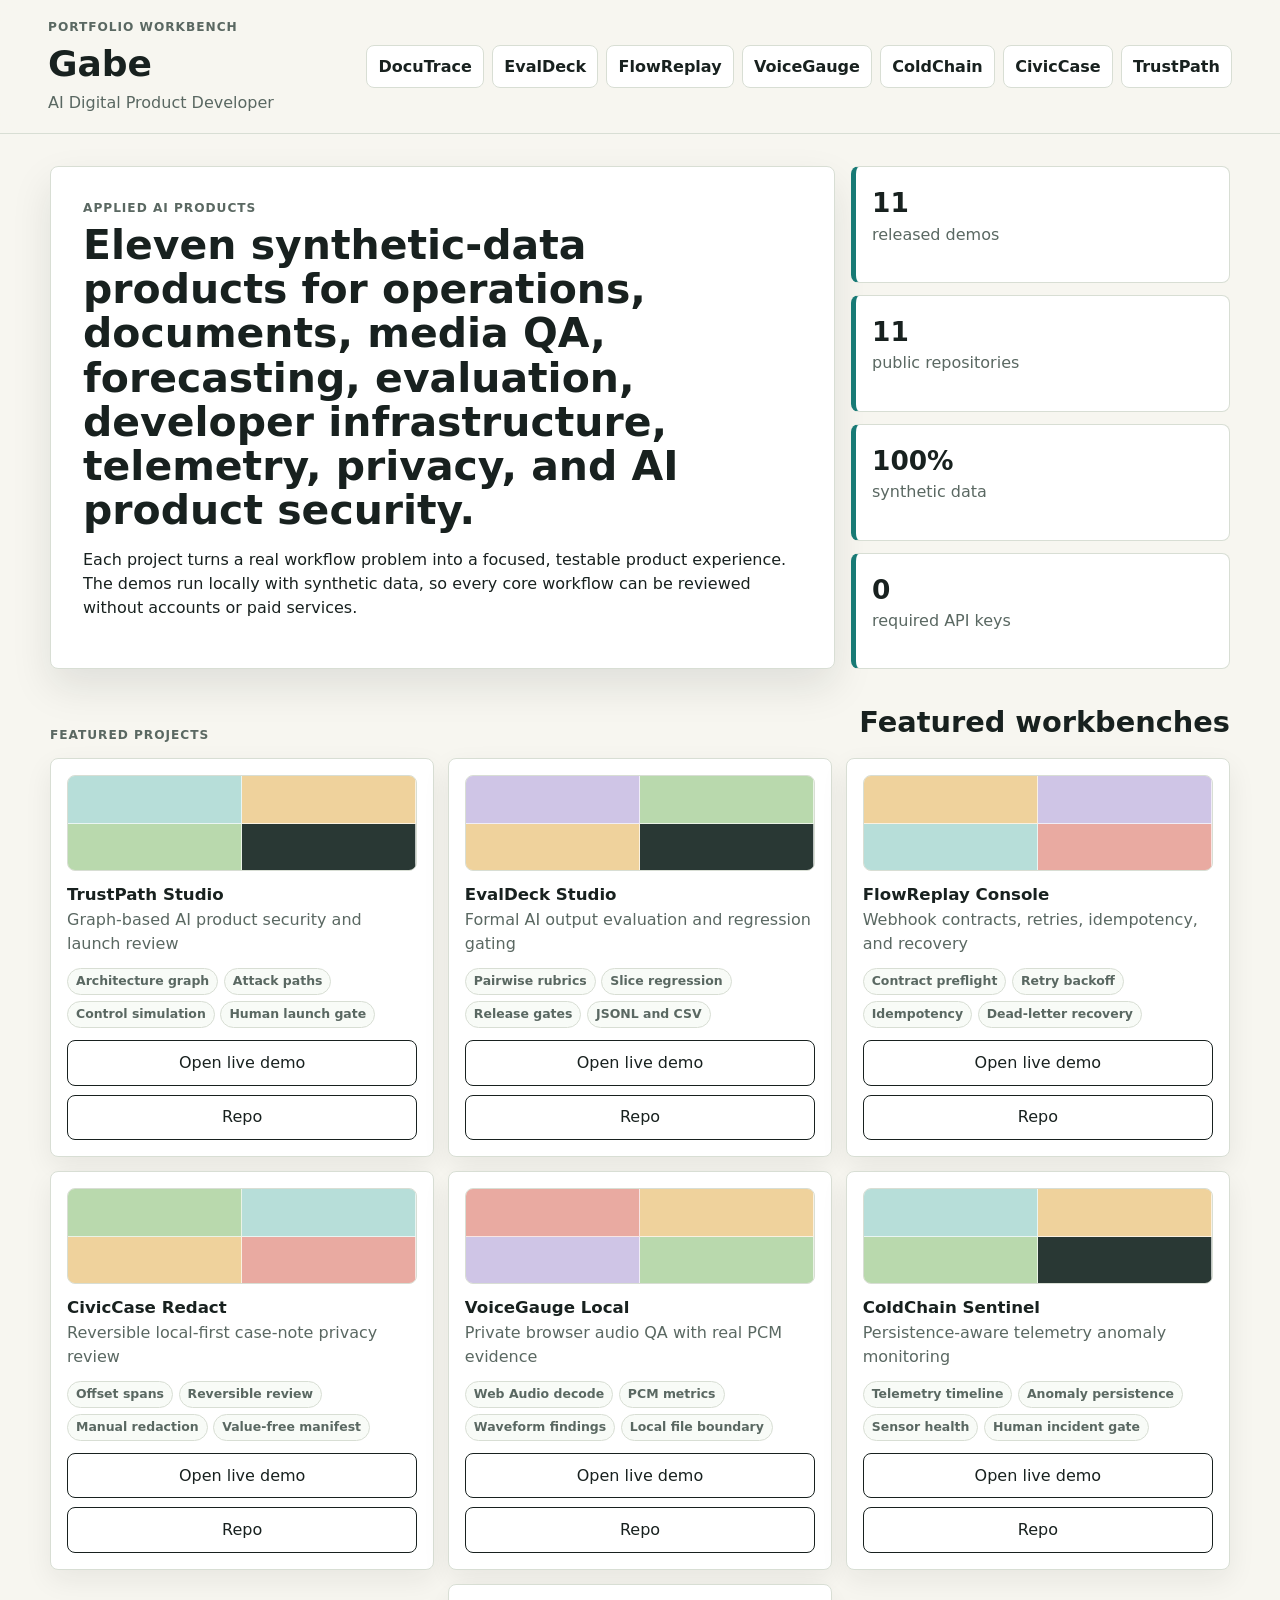
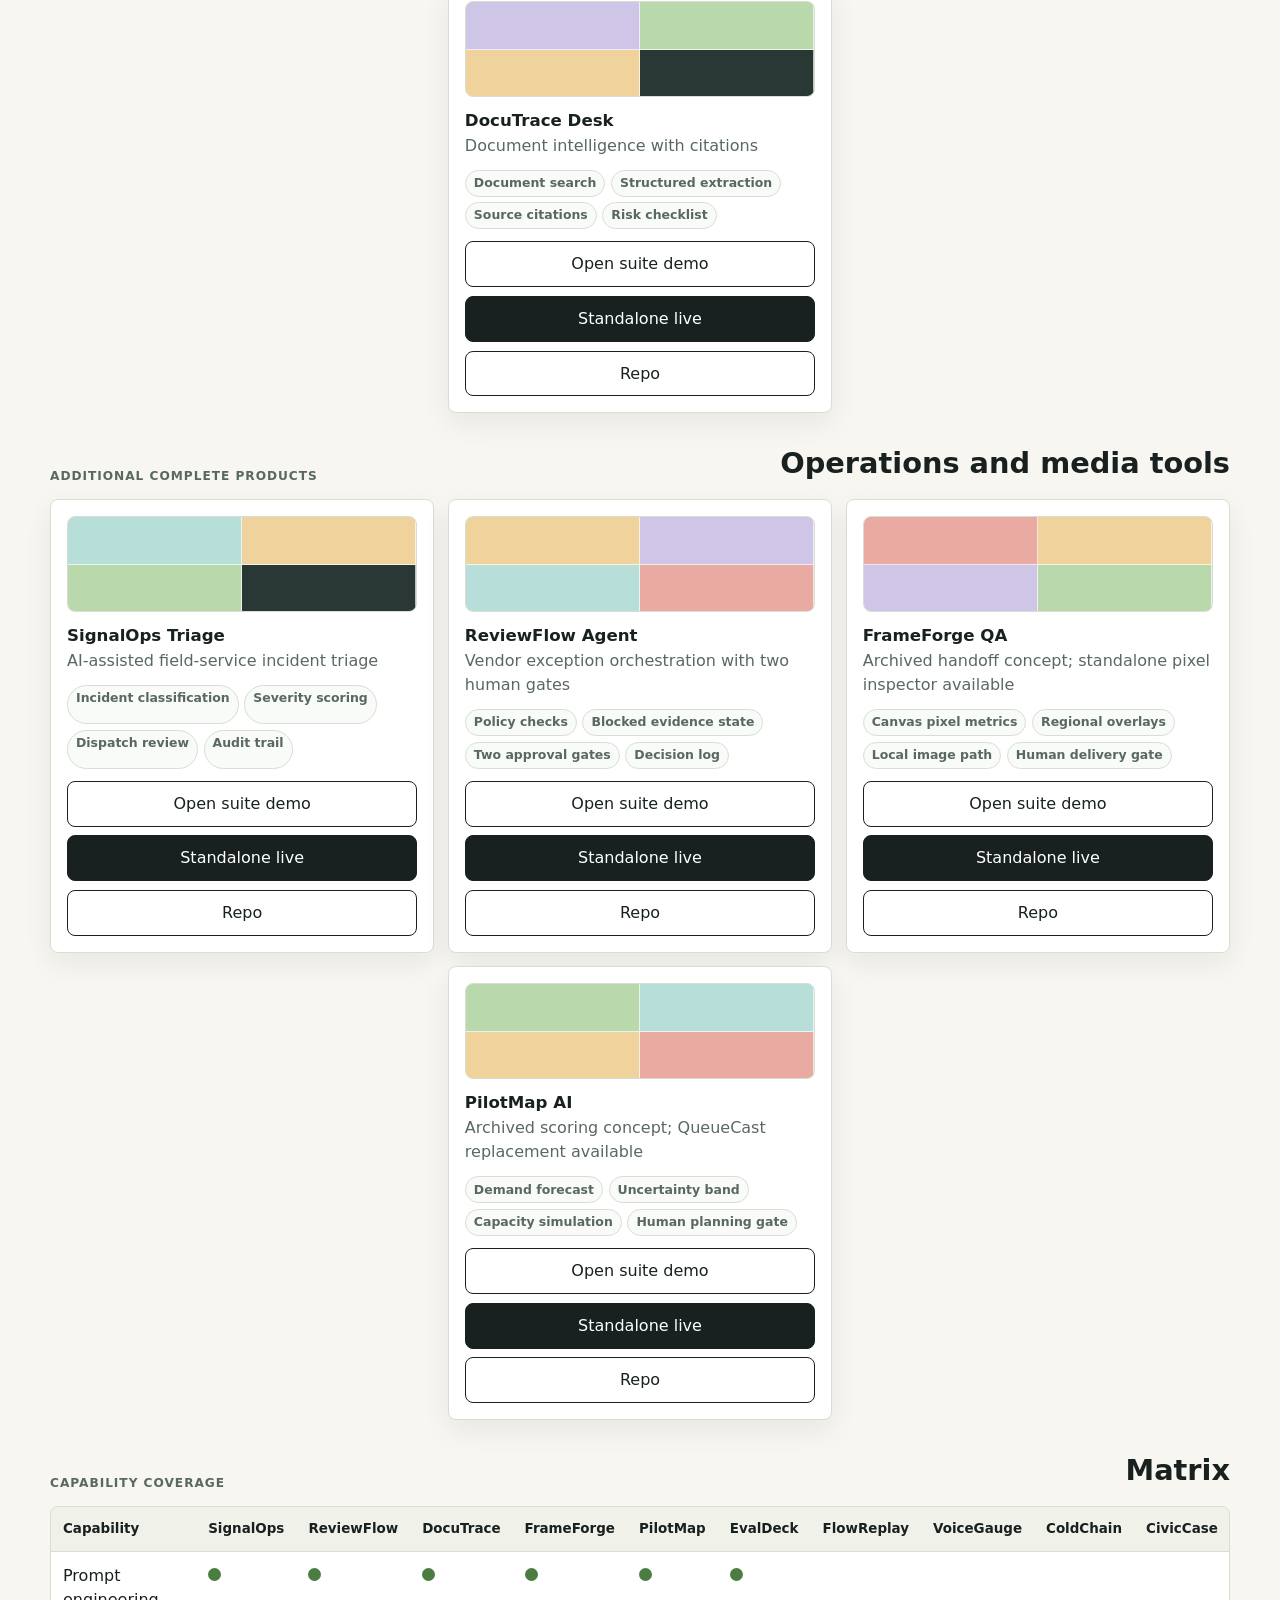
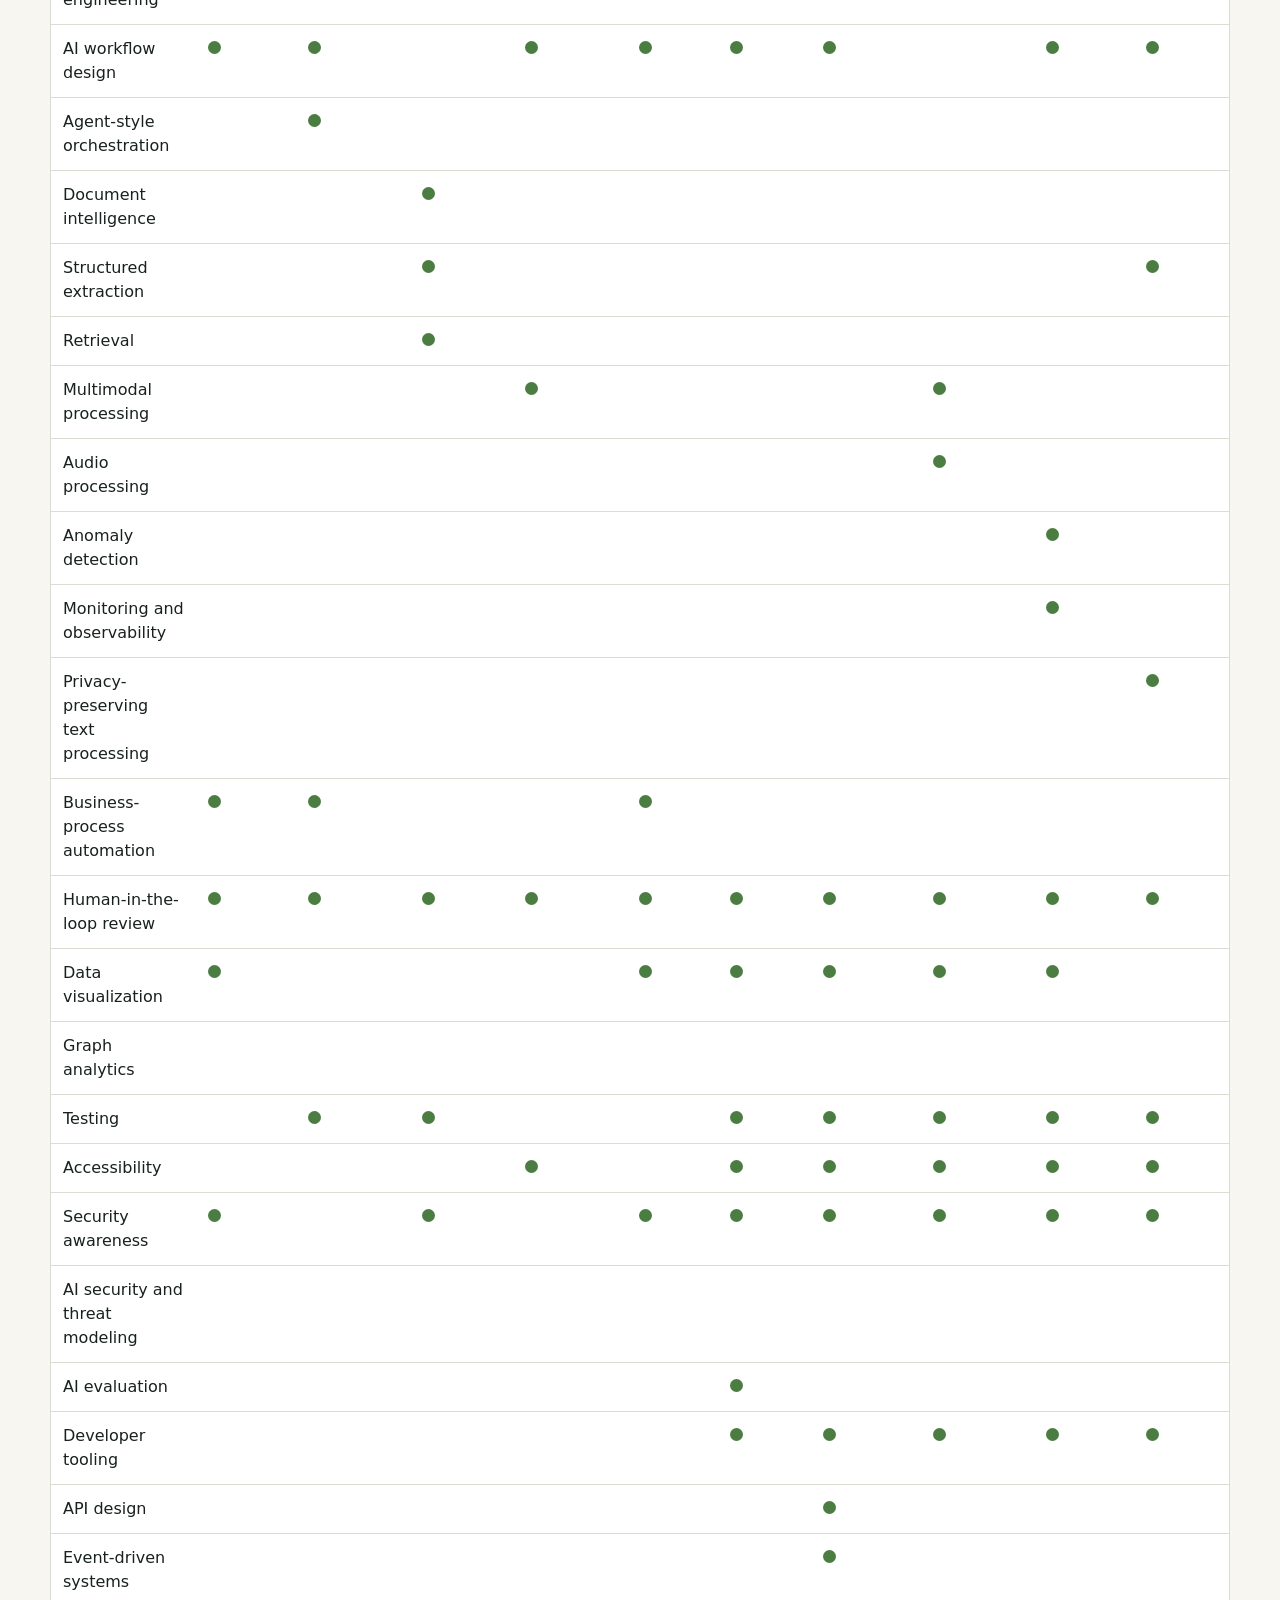
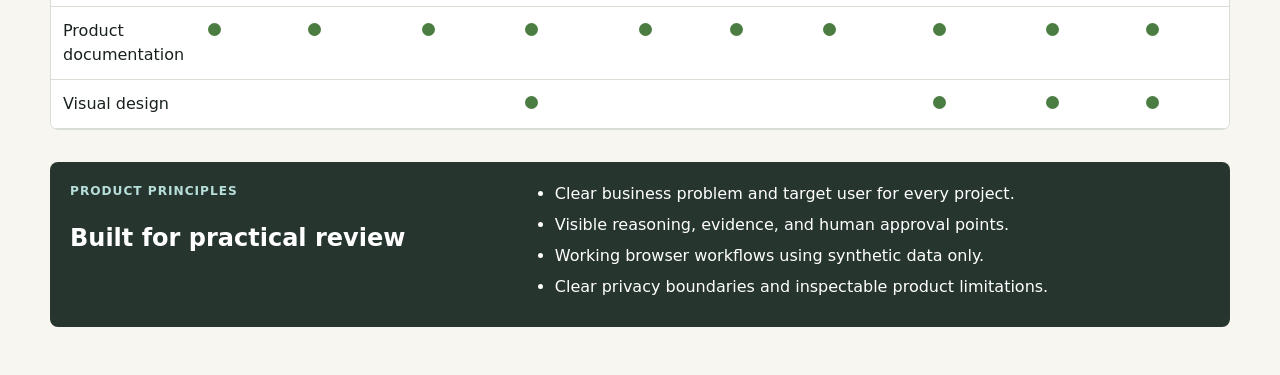
<file: index.html>
<!doctype html>
<html lang="en">
<head>
  <meta charset="utf-8">
  <meta name="viewport" content="width=device-width, initial-scale=1">
  <title>Gabe - AI Digital Product Developer</title>
  <meta name="description" content="Eleven interactive AI digital products spanning operations, documents, media, forecasting, evaluation, developer infrastructure, telemetry, privacy, and AI product security.">
  <link rel="stylesheet" href="assets/styles.css">
</head>
<body data-page="portfolio">
  <a class="skip-link" href="#main">Skip to content</a>
  <header class="topbar">
    <div>
      <p class="eyebrow">Portfolio Workbench</p>
      <h1>Gabe</h1>
      <p class="subtitle">AI Digital Product Developer</p>
    </div>
    <nav class="topnav" aria-label="Featured projects">
      <a href="projects/doctrace-desk/index.html">DocuTrace</a>
      <a href="https://jubjub-cpu.github.io/evaldeck-studio/">EvalDeck</a>
      <a href="https://jubjub-cpu.github.io/flowreplay-console/">FlowReplay</a>
      <a href="https://jubjub-cpu.github.io/voicegauge-local/">VoiceGauge</a>
      <a href="https://jubjub-cpu.github.io/coldchain-sentinel/">ColdChain</a>
      <a href="https://jubjub-cpu.github.io/civiccase-redact/">CivicCase</a>
      <a href="https://jubjub-cpu.github.io/trustpath-studio/">TrustPath</a>
    </nav>
  </header>

  <main id="main" class="page-shell">
    <section class="intro-grid" aria-labelledby="portfolio-title">
      <div class="intro-copy">
        <p class="eyebrow">Applied AI products</p>
        <h2 id="portfolio-title">Eleven synthetic-data products for operations, documents, media QA, forecasting, evaluation, developer infrastructure, telemetry, privacy, and AI product security.</h2>
        <p>
          Each project turns a real workflow problem into a focused, testable product experience.
          The demos run locally with synthetic data, so every core workflow can be reviewed without accounts or paid services.
        </p>
      </div>
      <div class="audit-strip" aria-label="Portfolio audit summary">
        <div><strong>11</strong><span>released demos</span></div>
        <div><strong>11</strong><span>public repositories</span></div>
        <div><strong>100%</strong><span>synthetic data</span></div>
        <div><strong>0</strong><span>required API keys</span></div>
      </div>
    </section>

    <section aria-labelledby="featured-title">
      <div class="section-heading">
        <p class="eyebrow">Featured projects</p>
        <h2 id="featured-title">Featured workbenches</h2>
      </div>
      <div id="project-grid" class="project-grid"></div>
    </section>

    <section aria-labelledby="additional-title">
      <div class="section-heading">
        <p class="eyebrow">Additional complete products</p>
        <h2 id="additional-title">Operations and media tools</h2>
      </div>
      <div id="additional-grid" class="project-grid"></div>
    </section>

    <section aria-labelledby="capability-title">
      <div class="section-heading">
        <p class="eyebrow">Capability coverage</p>
        <h2 id="capability-title">Matrix</h2>
      </div>
      <div id="capability-matrix" class="matrix-wrap" tabindex="0" aria-label="Capability coverage table"></div>
    </section>

    <section class="review-band" aria-labelledby="review-title">
      <div>
        <p class="eyebrow">Product principles</p>
        <h2 id="review-title">Built for practical review</h2>
      </div>
      <ul class="review-list">
        <li>Clear business problem and target user for every project.</li>
        <li>Visible reasoning, evidence, and human approval points.</li>
        <li>Working browser workflows using synthetic data only.</li>
        <li>Clear privacy boundaries and inspectable product limitations.</li>
      </ul>
    </section>
  </main>

  <script src="assets/portfolio.js"></script>
</body>
</html>
</file>
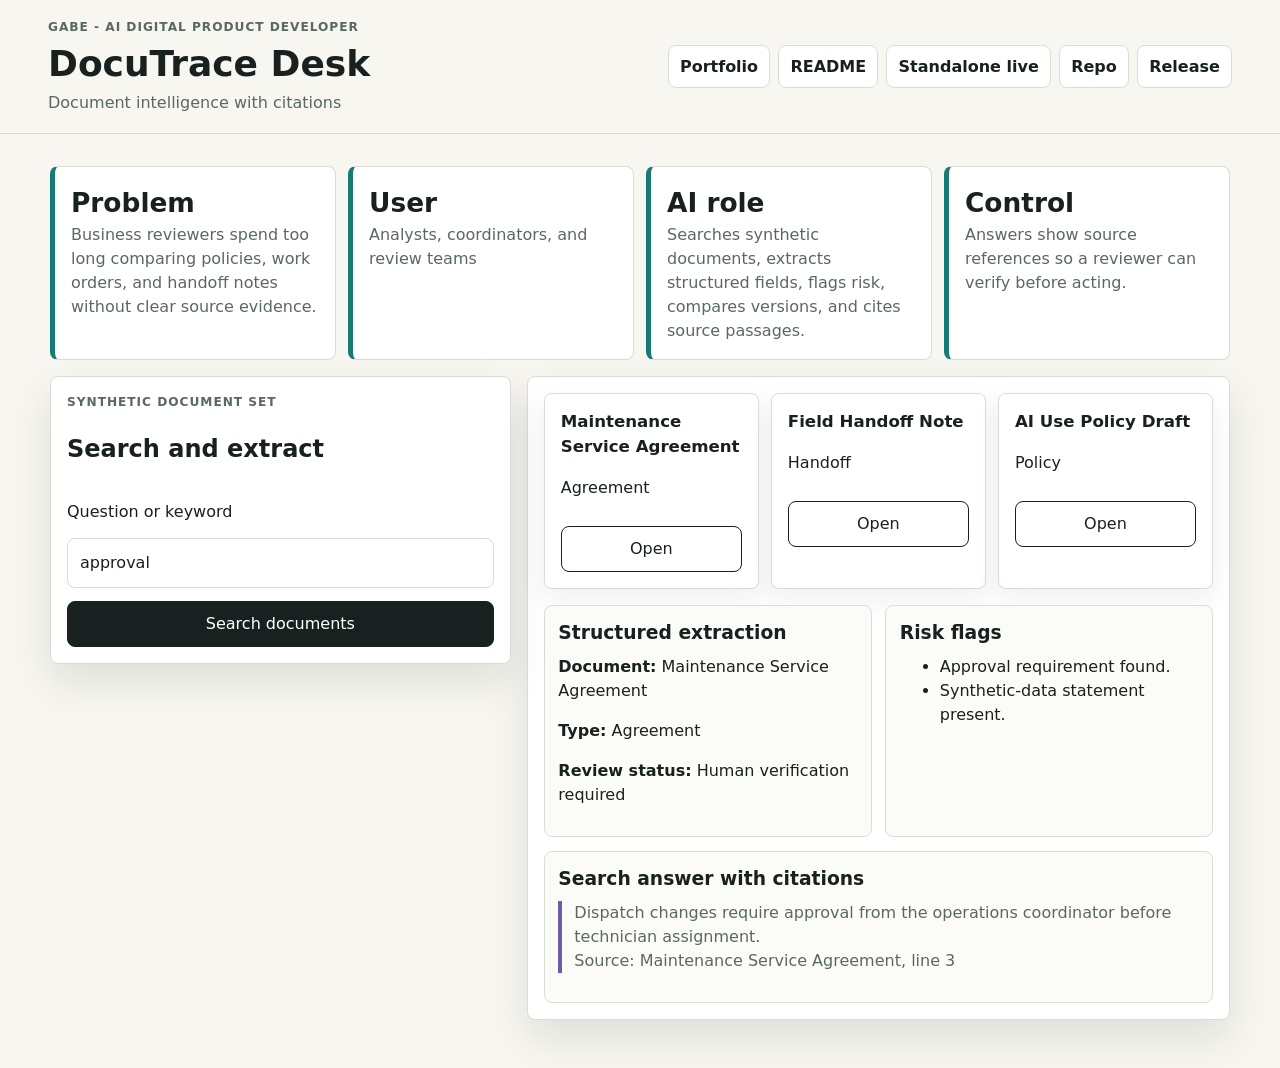
<file: projects/doctrace-desk/index.html>
<!doctype html>
<html lang="en">
<head>
  <meta charset="utf-8">
  <meta name="viewport" content="width=device-width, initial-scale=1">
  <title>DocuTrace Desk - Document intelligence with citations</title>
  <link rel="stylesheet" href="../../assets/styles.css">
</head>
<body data-product="doctrace">
  <a class="skip-link" href="#main">Skip to content</a>
  <div id="product-root"></div>
  <script src="../../assets/portfolio.js"></script>
</body>
</html>
</file>
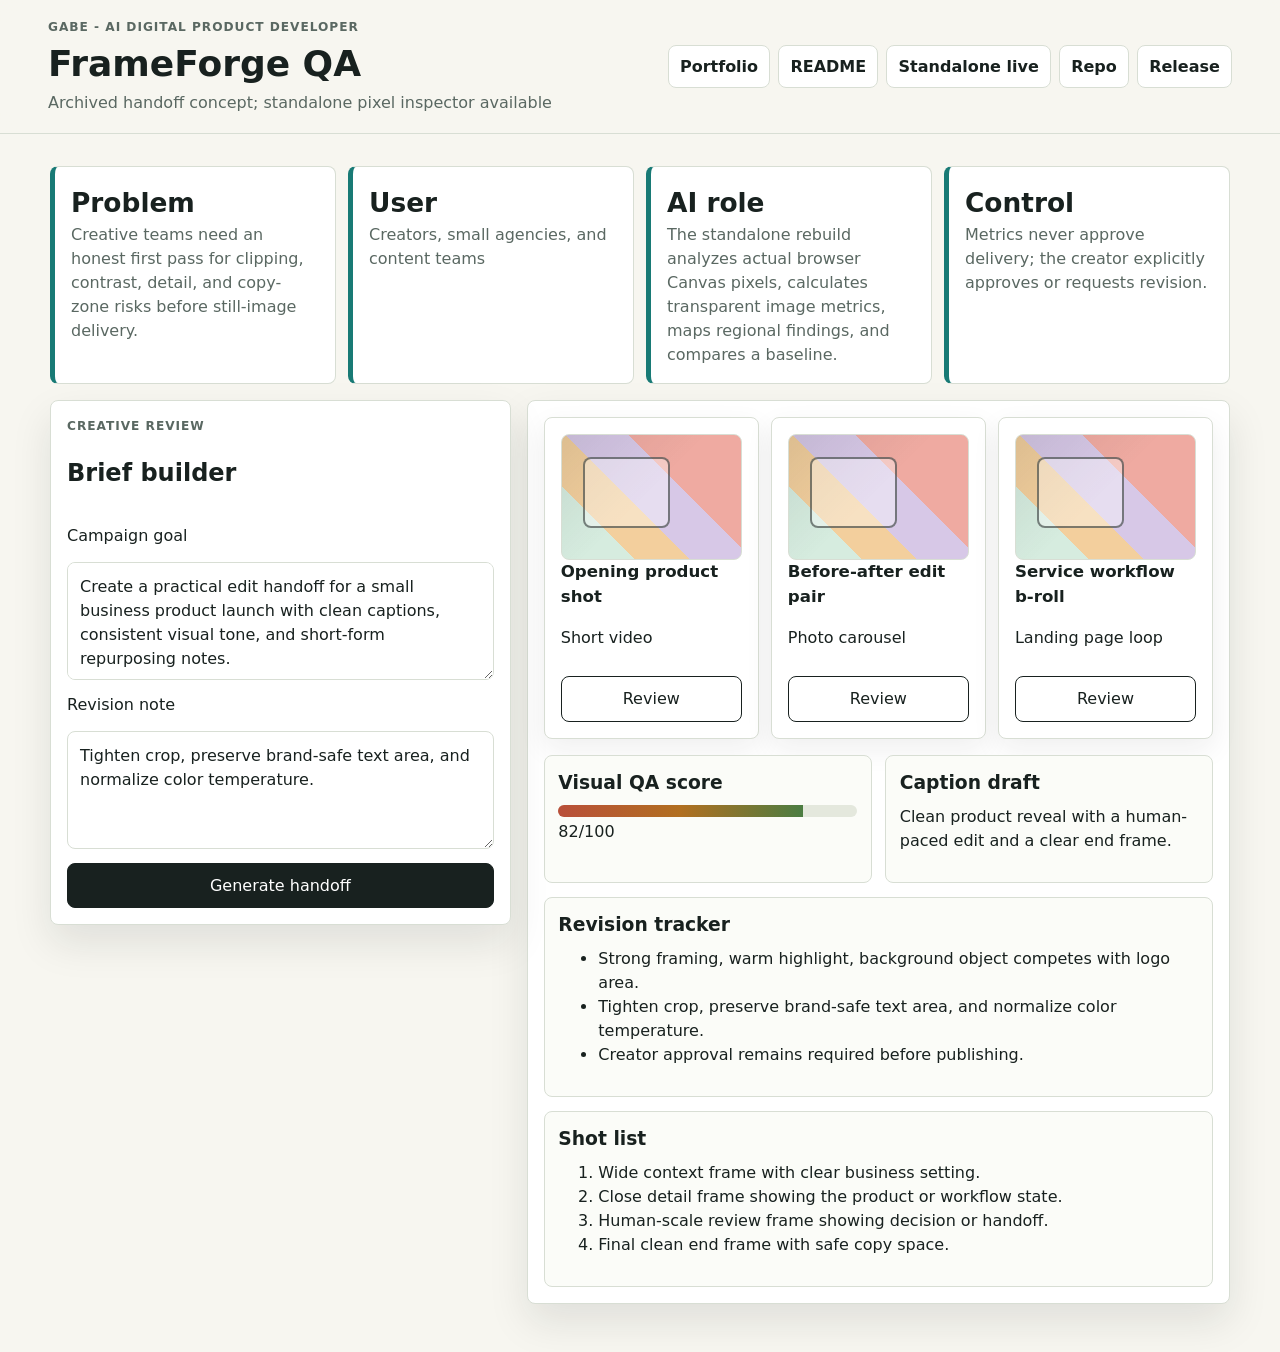
<file: projects/frameforge-qa/index.html>
<!doctype html>
<html lang="en">
<head>
  <meta charset="utf-8">
  <meta name="viewport" content="width=device-width, initial-scale=1">
  <title>FrameForge QA - Creative media review assistant</title>
  <link rel="stylesheet" href="../../assets/styles.css">
</head>
<body data-product="frameforge">
  <a class="skip-link" href="#main">Skip to content</a>
  <div id="product-root"></div>
  <script src="../../assets/portfolio.js"></script>
</body>
</html>
</file>
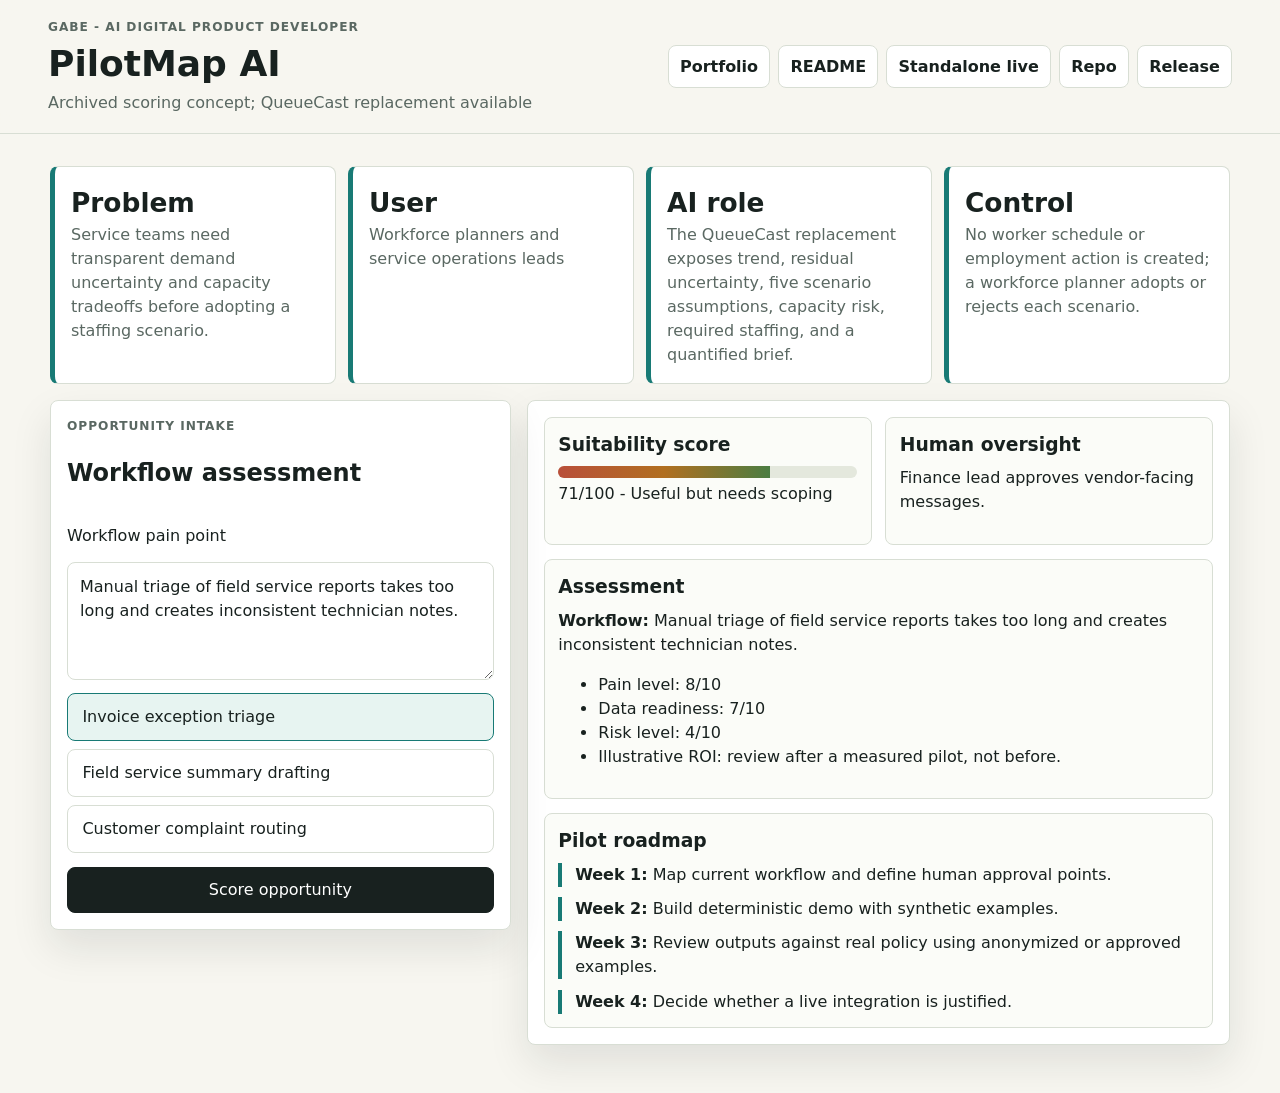
<file: projects/pilotmap-ai/index.html>
<!doctype html>
<html lang="en">
<head>
  <meta charset="utf-8">
  <meta name="viewport" content="width=device-width, initial-scale=1">
  <title>PilotMap AI - Responsible AI opportunity design</title>
  <link rel="stylesheet" href="../../assets/styles.css">
</head>
<body data-product="pilotmap">
  <a class="skip-link" href="#main">Skip to content</a>
  <div id="product-root"></div>
  <script src="../../assets/portfolio.js"></script>
</body>
</html>
</file>
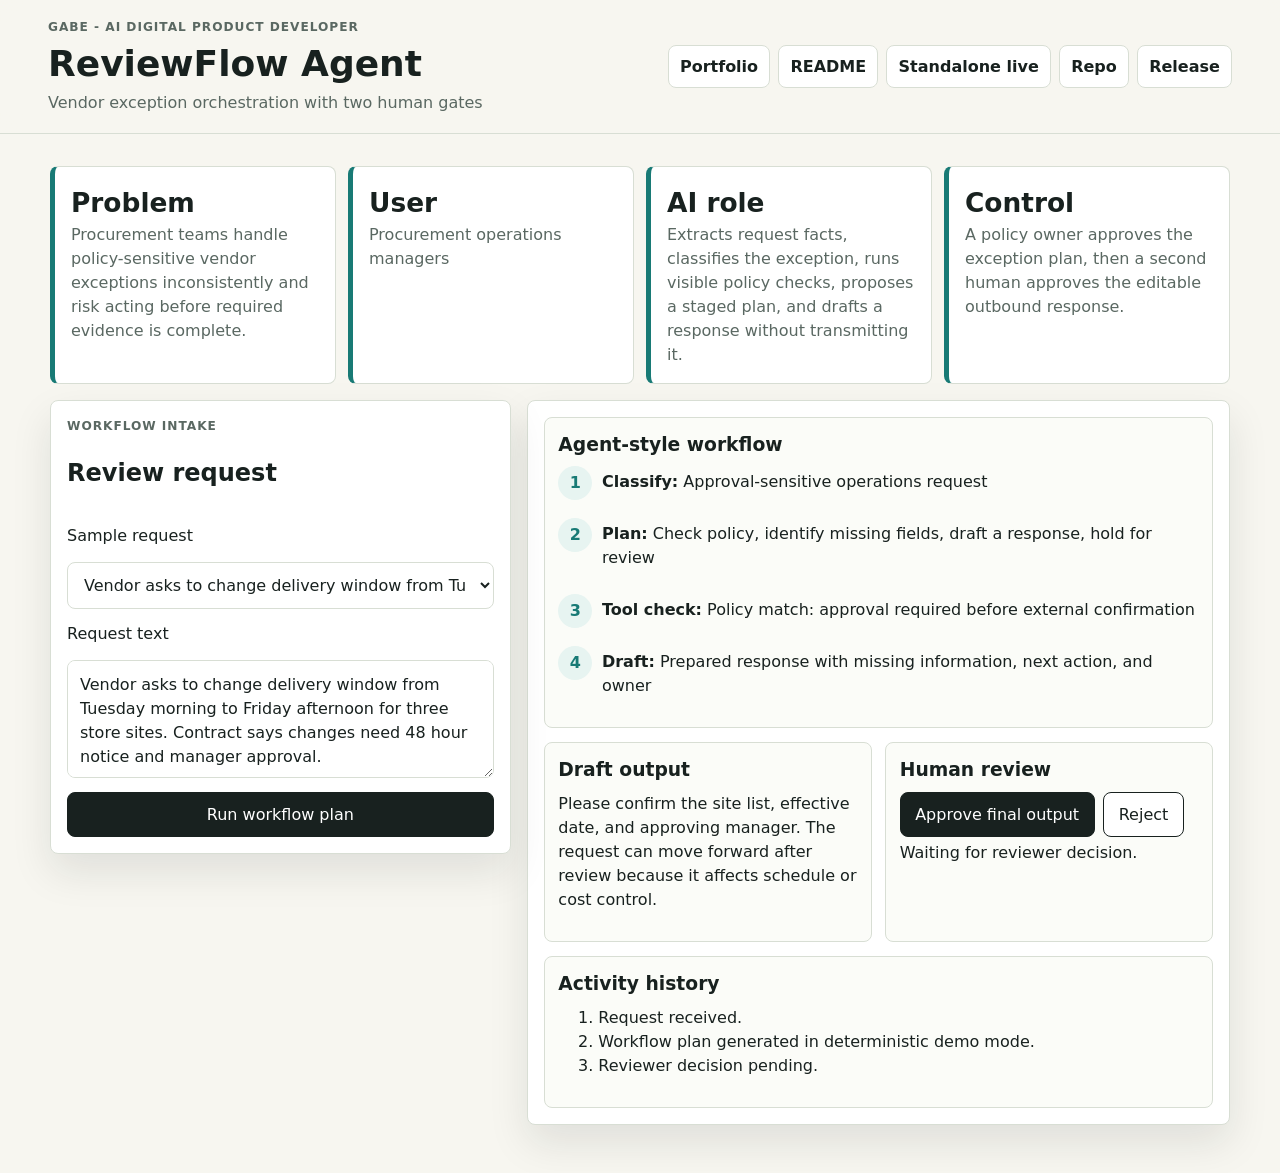
<file: projects/reviewflow-agent/index.html>
<!doctype html>
<html lang="en">
<head>
  <meta charset="utf-8">
  <meta name="viewport" content="width=device-width, initial-scale=1">
  <title>ReviewFlow Agent - Human-reviewed workflow automation</title>
  <link rel="stylesheet" href="../../assets/styles.css">
</head>
<body data-product="reviewflow">
  <a class="skip-link" href="#main">Skip to content</a>
  <div id="product-root"></div>
  <script src="../../assets/portfolio.js"></script>
</body>
</html>
</file>
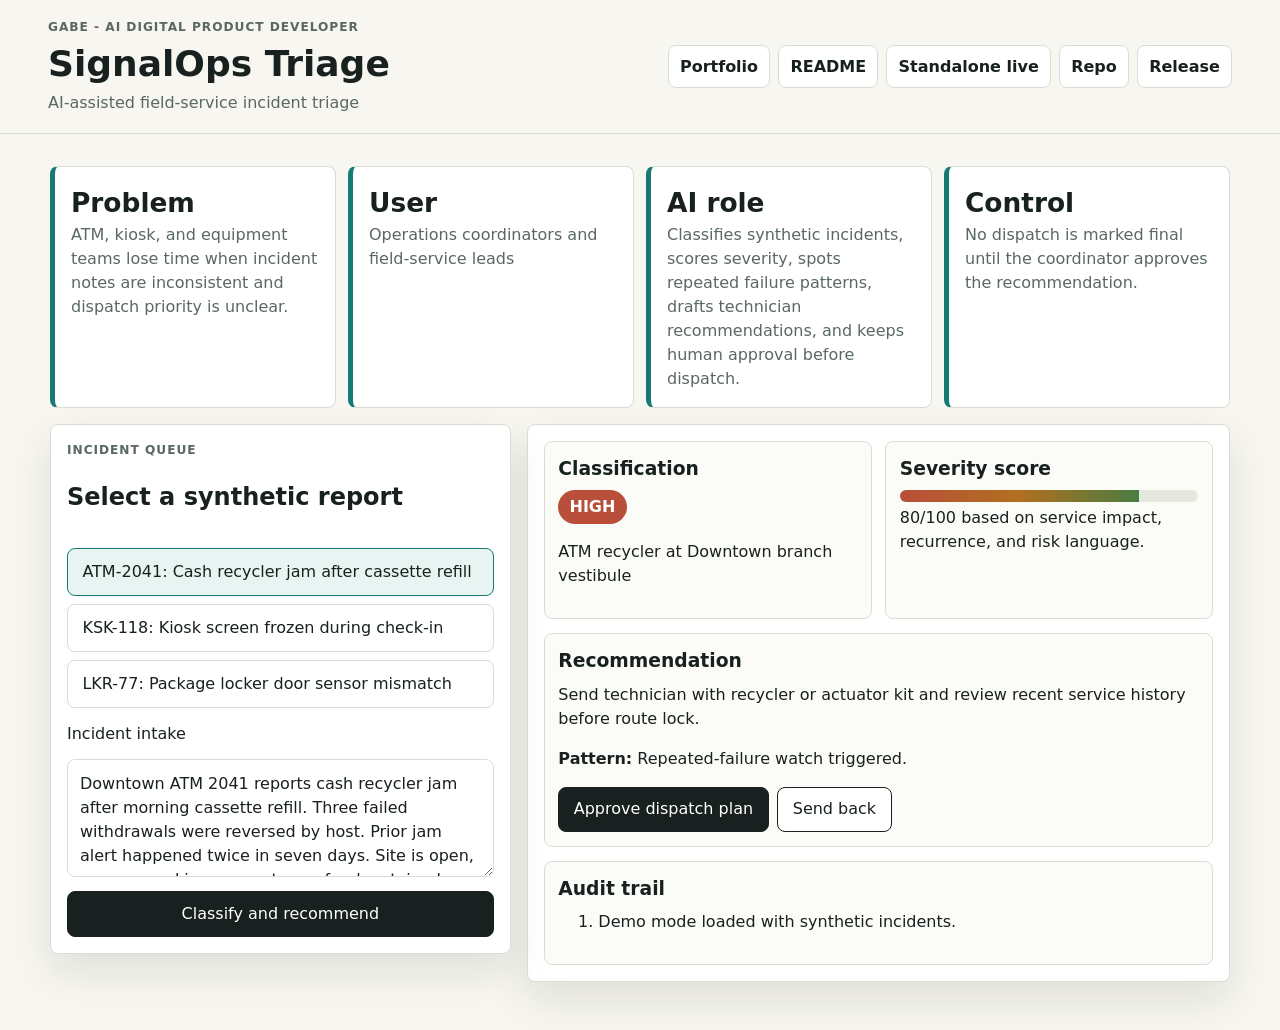
<file: projects/signalops-triage/index.html>
<!doctype html>
<html lang="en">
<head>
  <meta charset="utf-8">
  <meta name="viewport" content="width=device-width, initial-scale=1">
  <title>SignalOps Triage - AI-assisted field-service incident triage</title>
  <link rel="stylesheet" href="../../assets/styles.css">
</head>
<body data-product="signalops">
  <a class="skip-link" href="#main">Skip to content</a>
  <div id="product-root"></div>
  <script src="../../assets/portfolio.js"></script>
</body>
</html>
</file>
<file: assets/styles.css>
:root {
  --ink: #18211f;
  --muted: #5a6862;
  --paper: #f7f6f0;
  --surface: #ffffff;
  --line: #d8ded4;
  --teal: #187a75;
  --green: #4b7d42;
  --amber: #b16f20;
  --coral: #b94f3a;
  --violet: #6d5aa8;
  --focus: #0b5fff;
  --shadow: 0 18px 40px rgba(24, 33, 31, 0.10);
  font-family: Inter, ui-sans-serif, system-ui, -apple-system, BlinkMacSystemFont, "Segoe UI", sans-serif;
}

* {
  box-sizing: border-box;
}

body {
  margin: 0;
  background: var(--paper);
  color: var(--ink);
  line-height: 1.5;
}

a {
  color: inherit;
}

button,
input,
select,
textarea {
  font: inherit;
}

button,
.button-link {
  min-height: 42px;
  border: 1px solid var(--ink);
  background: var(--ink);
  color: #fff;
  border-radius: 8px;
  padding: 0.62rem 0.9rem;
  cursor: pointer;
  text-decoration: none;
  display: inline-flex;
  align-items: center;
  justify-content: center;
  gap: 0.45rem;
}

button.secondary,
.button-link.secondary {
  background: var(--surface);
  color: var(--ink);
}

button:focus-visible,
a:focus-visible,
input:focus-visible,
select:focus-visible,
textarea:focus-visible {
  outline: 3px solid var(--focus);
  outline-offset: 3px;
}

textarea,
input,
select {
  width: 100%;
  border: 1px solid var(--line);
  border-radius: 8px;
  background: #fff;
  color: var(--ink);
  padding: 0.75rem;
}

textarea {
  min-height: 118px;
  resize: vertical;
}

.skip-link {
  position: absolute;
  left: 1rem;
  top: -6rem;
  background: var(--ink);
  color: #fff;
  padding: 0.75rem 1rem;
  border-radius: 8px;
  z-index: 10;
}

.skip-link:focus {
  top: 1rem;
}

.topbar,
.product-topbar {
  display: flex;
  align-items: center;
  justify-content: space-between;
  gap: 1rem;
  padding: 1.15rem clamp(1rem, 4vw, 3rem);
  border-bottom: 1px solid var(--line);
  background: rgba(247, 246, 240, 0.94);
  position: sticky;
  top: 0;
  z-index: 4;
  backdrop-filter: blur(12px);
}

.topbar h1,
.product-topbar h1 {
  margin: 0;
  font-size: clamp(1.55rem, 3vw, 2.25rem);
  letter-spacing: 0;
}

.subtitle,
.eyebrow {
  margin: 0;
  color: var(--muted);
}

.eyebrow {
  text-transform: uppercase;
  font-size: 0.76rem;
  font-weight: 760;
  letter-spacing: 0.08em;
}

.topnav {
  display: flex;
  flex-wrap: wrap;
  gap: 0.5rem;
  justify-content: flex-end;
}

.topnav a {
  border: 1px solid var(--line);
  background: var(--surface);
  border-radius: 8px;
  padding: 0.55rem 0.7rem;
  text-decoration: none;
  font-weight: 680;
}

.page-shell,
.product-shell {
  width: min(1180px, calc(100% - 2rem));
  margin: 0 auto;
  padding: 2rem 0 3rem;
}

.intro-grid {
  display: grid;
  grid-template-columns: minmax(0, 1.45fr) minmax(280px, 0.7fr);
  gap: 1rem;
  align-items: stretch;
  margin-bottom: 2rem;
}

.intro-copy {
  padding: clamp(1.1rem, 3vw, 2rem);
  background: var(--surface);
  border: 1px solid var(--line);
  border-radius: 8px;
  box-shadow: var(--shadow);
}

.intro-copy h2 {
  margin: 0.35rem 0 0.75rem;
  font-size: clamp(1.6rem, 3.2vw, 3rem);
  line-height: 1.08;
  letter-spacing: 0;
}

.audit-strip {
  display: grid;
  gap: 0.75rem;
}

.audit-strip div,
.metric-tile {
  background: var(--surface);
  border: 1px solid var(--line);
  border-left: 5px solid var(--teal);
  border-radius: 8px;
  padding: 1rem;
}

.audit-strip strong,
.metric-tile strong {
  display: block;
  font-size: 1.65rem;
}

.audit-strip span,
.metric-tile span {
  color: var(--muted);
}

.section-heading {
  display: flex;
  align-items: end;
  justify-content: space-between;
  gap: 1rem;
  margin: 1.8rem 0 0.85rem;
}

.section-heading h2 {
  margin: 0;
  font-size: clamp(1.25rem, 2.3vw, 1.8rem);
}

.project-grid {
  display: grid;
  grid-template-columns: repeat(3, minmax(0, 1fr));
  gap: 0.85rem;
}

.project-card:last-child:nth-child(3n + 1) {
  grid-column: 2;
}

.project-card,
.workflow-card,
.doc-card,
.asset-card,
.opportunity-card {
  background: var(--surface);
  border: 1px solid var(--line);
  border-radius: 8px;
  padding: 1rem;
  box-shadow: 0 10px 28px rgba(24, 33, 31, 0.07);
}

.project-card {
  display: grid;
  grid-template-rows: auto auto 1fr auto;
  gap: 0.75rem;
  min-height: 290px;
}

.project-card h3,
.workflow-card h3,
.doc-card h3,
.asset-card h3,
.opportunity-card h3 {
  margin: 0;
  font-size: 1.04rem;
}

.project-card p {
  margin: 0;
  color: var(--muted);
}

.project-visual {
  height: 96px;
  border-radius: 8px;
  border: 1px solid var(--line);
  overflow: hidden;
  display: grid;
  grid-template-columns: 1fr 1fr;
  background: #f1efe7;
}

.visual-cell {
  min-height: 48px;
  border-right: 1px solid rgba(255, 255, 255, 0.7);
  border-bottom: 1px solid rgba(255, 255, 255, 0.7);
}

.tone-teal { background: #b7ded9; }
.tone-amber { background: #efd29c; }
.tone-coral { background: #e9aaa1; }
.tone-green { background: #b9d9ad; }
.tone-violet { background: #cfc5e6; }
.tone-ink { background: #293834; }

.tag-row {
  display: flex;
  flex-wrap: wrap;
  gap: 0.35rem;
}

.tag {
  border: 1px solid var(--line);
  background: #f8fbf7;
  color: var(--muted);
  border-radius: 999px;
  padding: 0.2rem 0.5rem;
  font-size: 0.78rem;
  font-weight: 680;
}

.matrix-wrap {
  overflow-x: auto;
  background: var(--surface);
  border: 1px solid var(--line);
  border-radius: 8px;
}

table {
  width: 100%;
  border-collapse: collapse;
}

th,
td {
  text-align: left;
  border-bottom: 1px solid var(--line);
  padding: 0.75rem;
  vertical-align: top;
}

th {
  background: #f0f2ea;
  font-size: 0.84rem;
}

.status-dot {
  width: 0.82rem;
  height: 0.82rem;
  border-radius: 50%;
  display: inline-block;
  background: var(--green);
}

.review-band {
  margin-top: 2rem;
  display: grid;
  grid-template-columns: minmax(240px, 0.8fr) minmax(0, 1.2fr);
  gap: 1rem;
  padding: 1.25rem;
  background: #27352f;
  color: #fff;
  border-radius: 8px;
}

.review-band .eyebrow {
  color: #b7ded9;
}

.review-list {
  margin: 0;
  padding-left: 1.2rem;
}

.review-list li {
  margin-bottom: 0.45rem;
}

.product-layout {
  display: grid;
  grid-template-columns: minmax(260px, 0.95fr) minmax(0, 1.45fr);
  gap: 1rem;
  align-items: start;
}

.tool-panel,
.output-panel {
  background: var(--surface);
  border: 1px solid var(--line);
  border-radius: 8px;
  padding: 1rem;
  box-shadow: var(--shadow);
}

.tool-panel {
  position: sticky;
  top: 6rem;
}

.field-stack {
  display: grid;
  gap: 0.85rem;
}

.button-row {
  display: flex;
  flex-wrap: wrap;
  gap: 0.55rem;
}

.project-actions {
  align-self: end;
}

.project-actions .button-link {
  flex: 1 1 100%;
  min-width: 0;
}

.sample-list {
  display: grid;
  gap: 0.5rem;
}

.sample-list button {
  background: #fff;
  color: var(--ink);
  border-color: var(--line);
  justify-content: flex-start;
  min-height: 48px;
}

.sample-list button[aria-pressed="true"] {
  border-color: var(--teal);
  background: #e7f4f1;
}

.product-summary {
  display: grid;
  grid-template-columns: repeat(4, minmax(120px, 1fr));
  gap: 0.75rem;
  margin-bottom: 1rem;
}

.output-grid {
  display: grid;
  grid-template-columns: repeat(2, minmax(0, 1fr));
  gap: 0.85rem;
}

.output-block {
  border: 1px solid var(--line);
  border-radius: 8px;
  padding: 0.85rem;
  background: #fbfcf8;
}

.output-block.wide {
  grid-column: 1 / -1;
}

.output-block h3,
.output-block h4 {
  margin: 0 0 0.45rem;
}

.output-block p,
.output-block ul,
.output-block ol {
  margin-top: 0.2rem;
}

.severity {
  display: inline-flex;
  align-items: center;
  min-height: 34px;
  border-radius: 999px;
  padding: 0.25rem 0.7rem;
  color: #fff;
  font-weight: 780;
}

.severity.high { background: var(--coral); }
.severity.medium { background: var(--amber); color: #22160b; }
.severity.low { background: var(--green); }

.stepper {
  display: grid;
  gap: 0.55rem;
}

.step {
  display: grid;
  grid-template-columns: 34px minmax(0, 1fr);
  gap: 0.6rem;
  align-items: start;
}

.step span {
  display: grid;
  place-items: center;
  width: 34px;
  height: 34px;
  border-radius: 50%;
  background: #e7f4f1;
  color: var(--teal);
  font-weight: 800;
}

.doc-browser,
.asset-browser {
  display: grid;
  grid-template-columns: repeat(3, minmax(0, 1fr));
  gap: 0.75rem;
}

.doc-card button,
.asset-card button,
.opportunity-card button {
  width: 100%;
  margin-top: 0.65rem;
}

.citation {
  border-left: 4px solid var(--violet);
  padding-left: 0.75rem;
  color: var(--muted);
}

.asset-preview {
  height: 126px;
  border: 1px solid var(--line);
  border-radius: 8px;
  overflow: hidden;
  background:
    linear-gradient(135deg, rgba(24, 33, 31, 0.1), transparent 48%),
    linear-gradient(45deg, #d6ecdf 0 24%, #f3cf9d 24% 42%, #d7c8e7 42% 63%, #efaaa1 63% 100%);
  position: relative;
}

.asset-preview::after {
  content: "";
  position: absolute;
  left: 12%;
  top: 18%;
  width: 46%;
  height: 54%;
  border: 2px solid rgba(24, 33, 31, 0.55);
  border-radius: 8px;
  background: rgba(255, 255, 255, 0.38);
}

.meter {
  height: 12px;
  border-radius: 999px;
  background: #e4e8dd;
  overflow: hidden;
}

.meter span {
  display: block;
  height: 100%;
  background: linear-gradient(90deg, var(--coral), var(--amber), var(--green));
}

.timeline {
  display: grid;
  gap: 0.65rem;
}

.timeline-item {
  border-left: 4px solid var(--teal);
  padding-left: 0.8rem;
}

.empty-state {
  border: 1px dashed var(--line);
  border-radius: 8px;
  padding: 1rem;
  color: var(--muted);
  background: #fafaf5;
}

.notice {
  margin: 1rem 0;
  border-left: 5px solid var(--amber);
  background: #fff8eb;
  padding: 0.85rem;
  border-radius: 8px;
}

@media (max-width: 1040px) {
  .project-grid {
    grid-template-columns: repeat(2, minmax(220px, 1fr));
  }

  .project-card:last-child:nth-child(3n + 1) {
    grid-column: auto;
  }

  .product-layout,
  .intro-grid,
  .review-band {
    grid-template-columns: 1fr;
  }

  .tool-panel {
    position: static;
  }
}

@media (max-width: 720px) {
  .topbar,
  .product-topbar {
    align-items: flex-start;
    flex-direction: column;
  }

  .project-grid,
  .product-summary,
  .output-grid,
  .doc-browser,
  .asset-browser {
    grid-template-columns: 1fr;
  }

  .page-shell,
  .product-shell {
    width: min(100% - 1rem, 1180px);
    padding-top: 1rem;
  }
}
</file>
